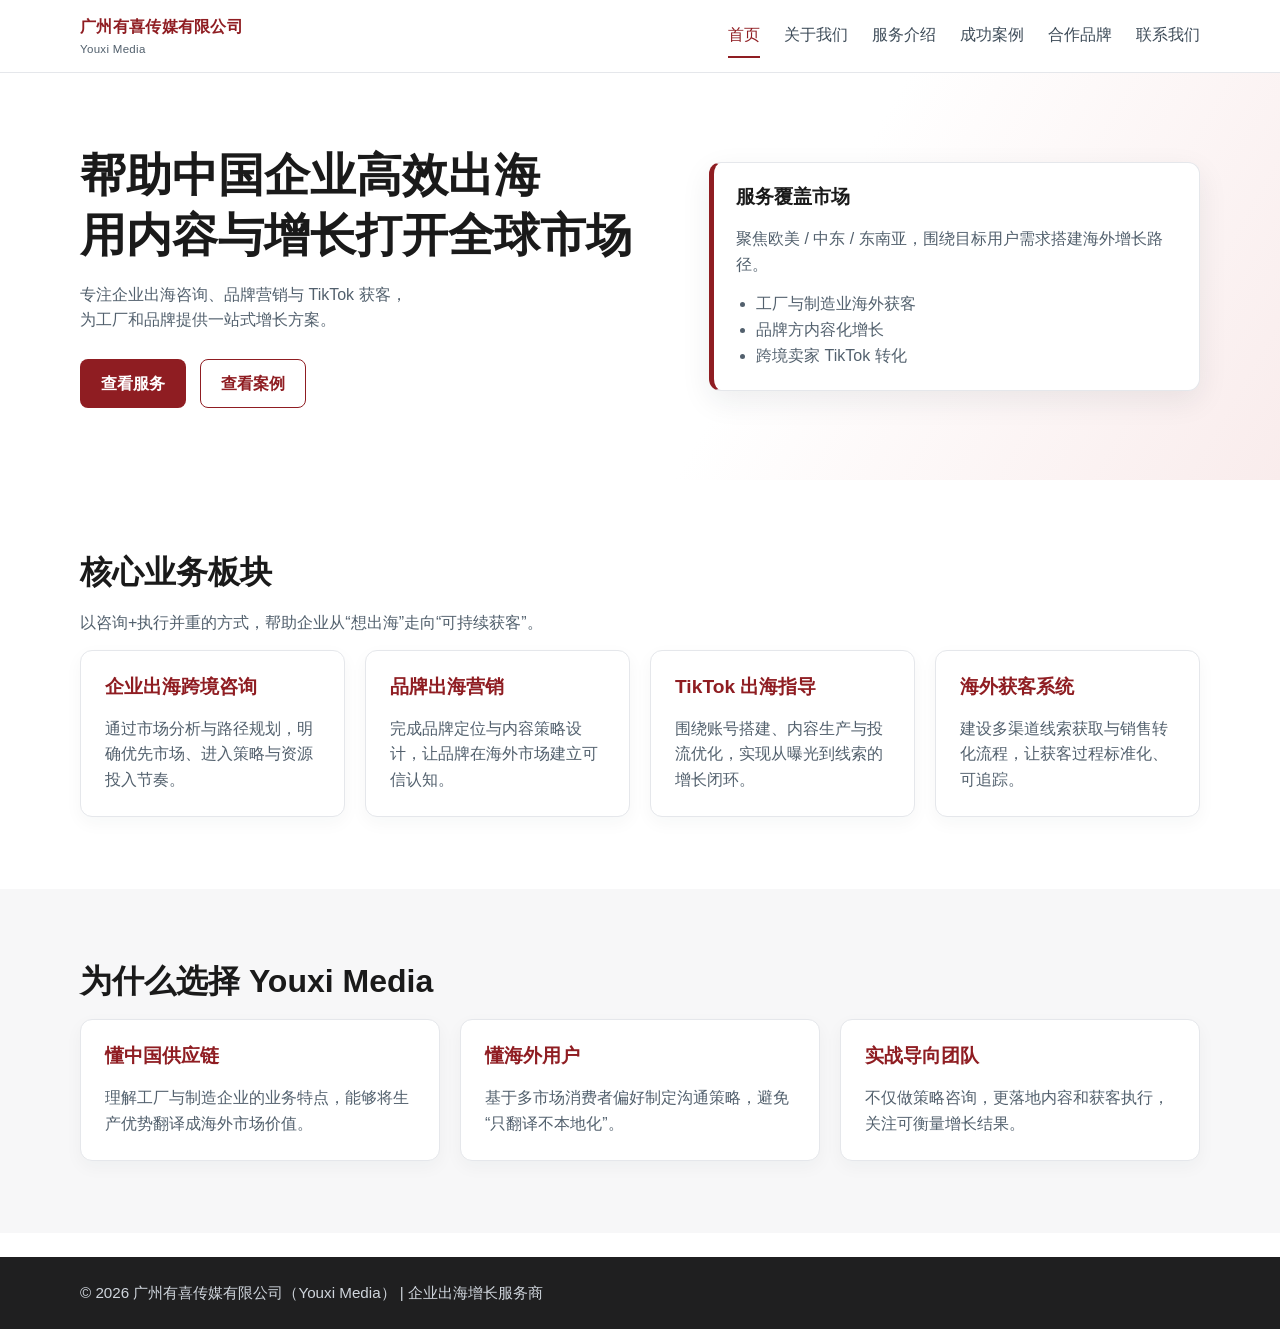
<file: index.html>
<!doctype html>
<html lang="zh-CN">
  <head>
    <meta charset="UTF-8" />
    <meta name="viewport" content="width=device-width, initial-scale=1.0" />
    <meta name="description" content="广州有喜传媒有限公司（Youxi Media）专注企业出海增长，提供咨询、品牌营销、TikTok运营与海外获客系统服务。" />
    <title>广州有喜传媒有限公司 | 企业出海增长服务商</title>
    <link rel="stylesheet" href="style.css" />
  </head>
  <body>
    <header class="site-header">
      <div class="container nav-wrap">
        <a class="brand" href="index.html">广州有喜传媒有限公司 <small>Youxi Media</small></a>
        <button class="nav-toggle" aria-label="切换导航">☰</button>
        <nav class="nav">
          <a href="index.html">首页</a>
          <a href="about.html">关于我们</a>
          <a href="services.html">服务介绍</a>
          <a href="cases.html">成功案例</a>
          <a href="partners.html">合作品牌</a>
          <a href="contact.html">联系我们</a>
        </nav>
      </div>
    </header>

    <main>
      <section class="section hero">
        <div class="container hero-grid">
          <div>
            <h1>帮助中国企业高效出海<br />用内容与增长打开全球市场</h1>
            <p>
              专注企业出海咨询、品牌营销与 TikTok 获客，<br />为工厂和品牌提供一站式增长方案。
            </p>
            <div class="actions">
              <a class="btn primary" href="services.html">查看服务</a>
              <a class="btn outline" href="cases.html">查看案例</a>
            </div>
          </div>
          <aside class="hero-card">
            <h3>服务覆盖市场</h3>
            <p>聚焦欧美 / 中东 / 东南亚，围绕目标用户需求搭建海外增长路径。</p>
            <ul class="hero-list">
              <li>工厂与制造业海外获客</li>
              <li>品牌方内容化增长</li>
              <li>跨境卖家 TikTok 转化</li>
            </ul>
          </aside>
        </div>
      </section>

      <section class="section">
        <div class="container">
          <h2>核心业务板块</h2>
          <p>以咨询+执行并重的方式，帮助企业从“想出海”走向“可持续获客”。</p>
          <div class="grid grid-4">
            <article class="card">
              <h3>企业出海跨境咨询</h3>
              <p>通过市场分析与路径规划，明确优先市场、进入策略与资源投入节奏。</p>
            </article>
            <article class="card">
              <h3>品牌出海营销</h3>
              <p>完成品牌定位与内容策略设计，让品牌在海外市场建立可信认知。</p>
            </article>
            <article class="card">
              <h3>TikTok 出海指导</h3>
              <p>围绕账号搭建、内容生产与投流优化，实现从曝光到线索的增长闭环。</p>
            </article>
            <article class="card">
              <h3>海外获客系统</h3>
              <p>建设多渠道线索获取与销售转化流程，让获客过程标准化、可追踪。</p>
            </article>
          </div>
        </div>
      </section>

      <section class="section alt">
        <div class="container">
          <h2>为什么选择 Youxi Media</h2>
          <div class="grid grid-3">
            <article class="card">
              <h3>懂中国供应链</h3>
              <p>理解工厂与制造企业的业务特点，能够将生产优势翻译成海外市场价值。</p>
            </article>
            <article class="card">
              <h3>懂海外用户</h3>
              <p>基于多市场消费者偏好制定沟通策略，避免“只翻译不本地化”。</p>
            </article>
            <article class="card">
              <h3>实战导向团队</h3>
              <p>不仅做策略咨询，更落地内容和获客执行，关注可衡量增长结果。</p>
            </article>
          </div>
        </div>
      </section>
    </main>

    <footer class="footer">
      <div class="container">
        <p>© 2026 广州有喜传媒有限公司（Youxi Media） | 企业出海增长服务商</p>
      </div>
    </footer>

    <script src="script.js"></script>
  </body>
</html>
</file>
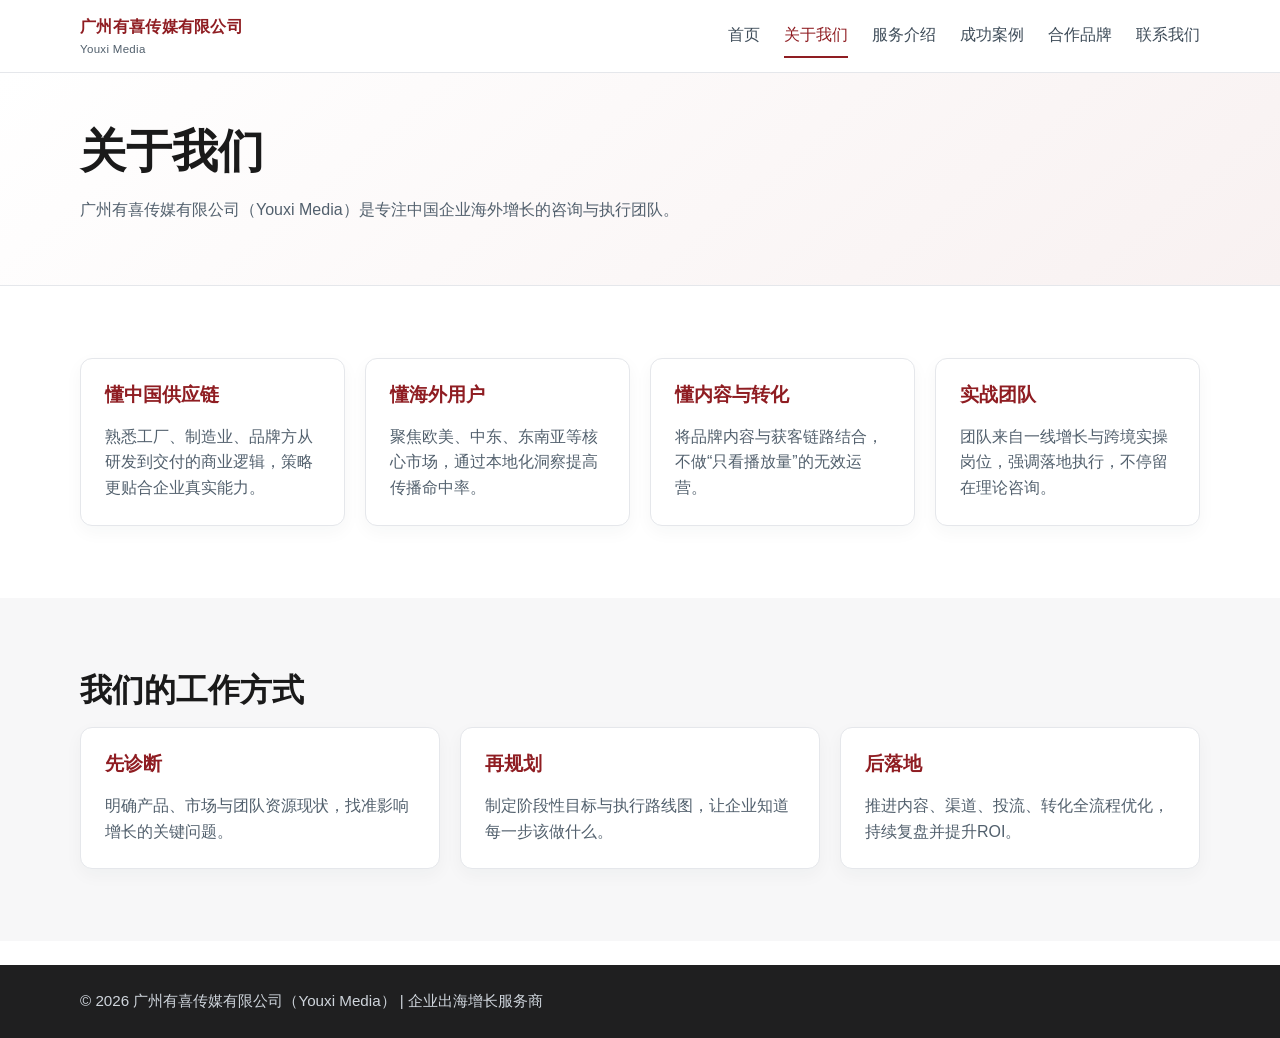
<file: about.html>
<!doctype html>
<html lang="zh-CN">
  <head>
    <meta charset="UTF-8" />
    <meta name="viewport" content="width=device-width, initial-scale=1.0" />
    <meta name="description" content="了解广州有喜传媒有限公司：懂中国供应链、懂海外用户、懂内容与转化的企业出海实战团队。" />
    <title>关于我们 | 广州有喜传媒有限公司</title>
    <link rel="stylesheet" href="style.css" />
  </head>
  <body>
    <header class="site-header">
      <div class="container nav-wrap">
        <a class="brand" href="index.html">广州有喜传媒有限公司 <small>Youxi Media</small></a>
        <button class="nav-toggle" aria-label="切换导航">☰</button>
        <nav class="nav">
          <a href="index.html">首页</a>
          <a href="about.html">关于我们</a>
          <a href="services.html">服务介绍</a>
          <a href="cases.html">成功案例</a>
          <a href="partners.html">合作品牌</a>
          <a href="contact.html">联系我们</a>
        </nav>
      </div>
    </header>

    <main>
      <section class="page-hero">
        <div class="container">
          <h1>关于我们</h1>
          <p>广州有喜传媒有限公司（Youxi Media）是专注中国企业海外增长的咨询与执行团队。</p>
        </div>
      </section>

      <section class="section">
        <div class="container grid grid-4">
          <article class="card">
            <h3>懂中国供应链</h3>
            <p>熟悉工厂、制造业、品牌方从研发到交付的商业逻辑，策略更贴合企业真实能力。</p>
          </article>
          <article class="card">
            <h3>懂海外用户</h3>
            <p>聚焦欧美、中东、东南亚等核心市场，通过本地化洞察提高传播命中率。</p>
          </article>
          <article class="card">
            <h3>懂内容与转化</h3>
            <p>将品牌内容与获客链路结合，不做“只看播放量”的无效运营。</p>
          </article>
          <article class="card">
            <h3>实战团队</h3>
            <p>团队来自一线增长与跨境实操岗位，强调落地执行，不停留在理论咨询。</p>
          </article>
        </div>
      </section>

      <section class="section alt">
        <div class="container">
          <h2>我们的工作方式</h2>
          <div class="grid grid-3">
            <article class="card">
              <h3>先诊断</h3>
              <p>明确产品、市场与团队资源现状，找准影响增长的关键问题。</p>
            </article>
            <article class="card">
              <h3>再规划</h3>
              <p>制定阶段性目标与执行路线图，让企业知道每一步该做什么。</p>
            </article>
            <article class="card">
              <h3>后落地</h3>
              <p>推进内容、渠道、投流、转化全流程优化，持续复盘并提升ROI。</p>
            </article>
          </div>
        </div>
      </section>
    </main>

    <footer class="footer">
      <div class="container">
        <p>© 2026 广州有喜传媒有限公司（Youxi Media） | 企业出海增长服务商</p>
      </div>
    </footer>

    <script src="script.js"></script>
  </body>
</html>
</file>
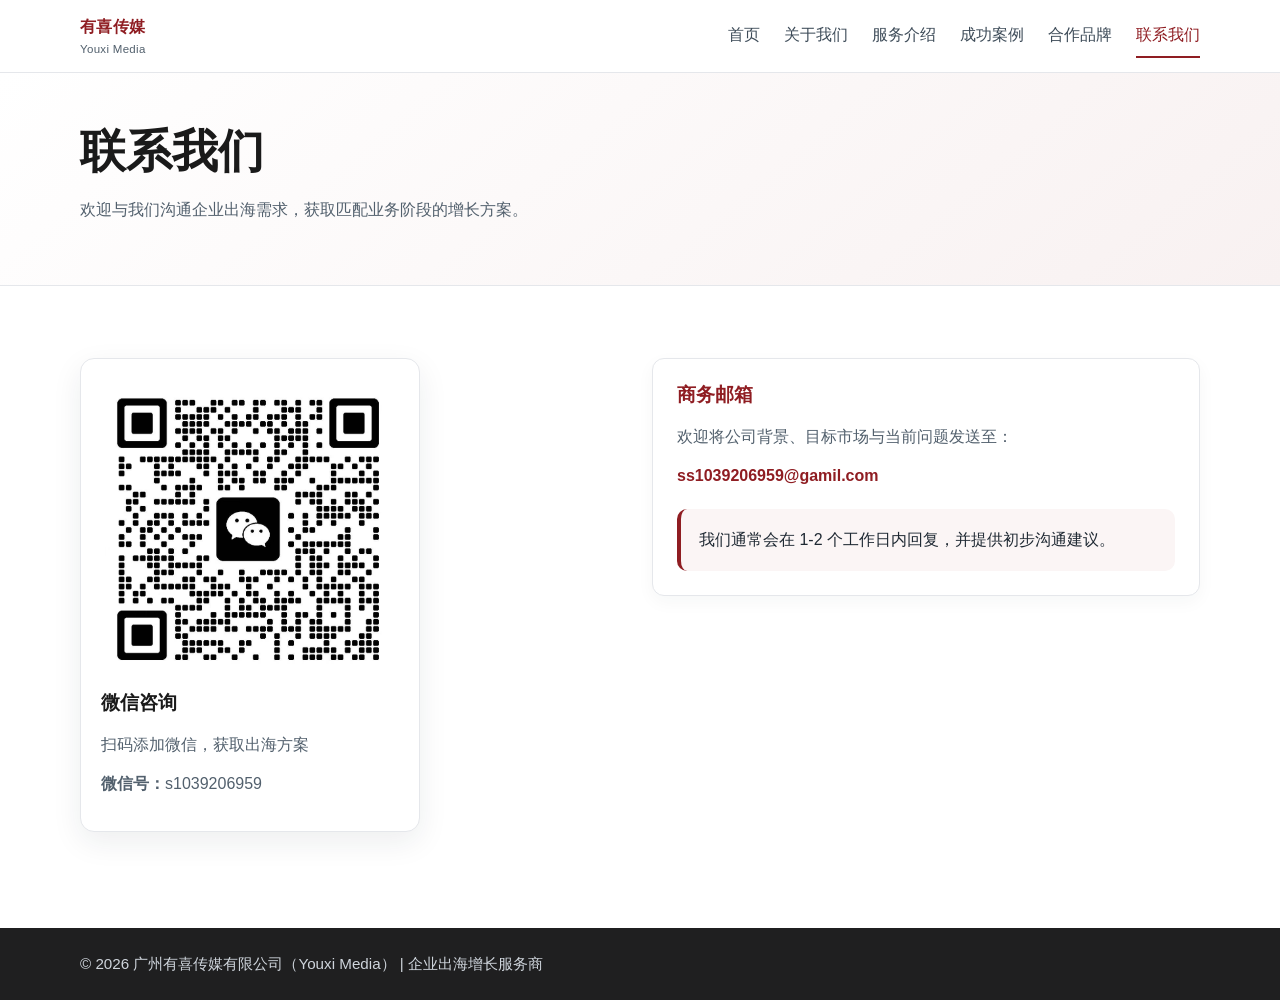
<file: contact.html>
<!doctype html>
<html lang="zh-CN">
  <head>
    <meta charset="UTF-8" />
    <meta name="viewport" content="width=device-width, initial-scale=1.0" />
    <meta name="description" content="联系有喜传媒：微信咨询与商务邮箱。" />
    <title>联系我们 | 有喜传媒</title>
    <link rel="stylesheet" href="style.css" />
  </head>
  <body>
    <header class="site-header">
      <div class="container nav-wrap">
        <a class="brand" href="index.html">有喜传媒 <small>Youxi Media</small></a>
        <button class="nav-toggle" aria-label="切换导航">☰</button>
        <nav class="nav">
          <a href="index.html">首页</a>
          <a href="about.html">关于我们</a>
          <a href="services.html">服务介绍</a>
          <a href="cases.html">成功案例</a>
          <a href="partners.html">合作品牌</a>
          <a href="contact.html">联系我们</a>
        </nav>
      </div>
    </header>

    <main>
      <section class="page-hero">
        <div class="container">
          <h1>联系我们</h1>
          <p>欢迎与我们沟通企业出海需求，获取匹配业务阶段的增长方案。</p>
        </div>
      </section>

      <section class="section">
        <div class="container contact-panels">
          <div class="qr-box">
            <img src="assets/images/contact/wechat.jpg" alt="微信咨询二维码占位图" />
            <h3>微信咨询</h3>
            <p>扫码添加微信，获取出海方案</p>
            <p><strong>微信号：</strong>s1039206959</p>
          </div>

          <div class="card">
            <h3>商务邮箱</h3>
            <p>欢迎将公司背景、目标市场与当前问题发送至：</p>
            <p><a href="mailto:ss1039206959@gamil.com" style="color: var(--primary); font-weight: 700;">ss1039206959@gamil.com</a></p>
            <div class="notice" style="margin-top: 20px;">
              我们通常会在 1-2 个工作日内回复，并提供初步沟通建议。
            </div>
          </div>
        </div>
      </section>
    </main>

    <footer class="footer">
      <div class="container">
        <p>© 2026 广州有喜传媒有限公司（Youxi Media） | 企业出海增长服务商</p>
      </div>
    </footer>

    <script src="script.js"></script>
  </body>
</html>
</file>
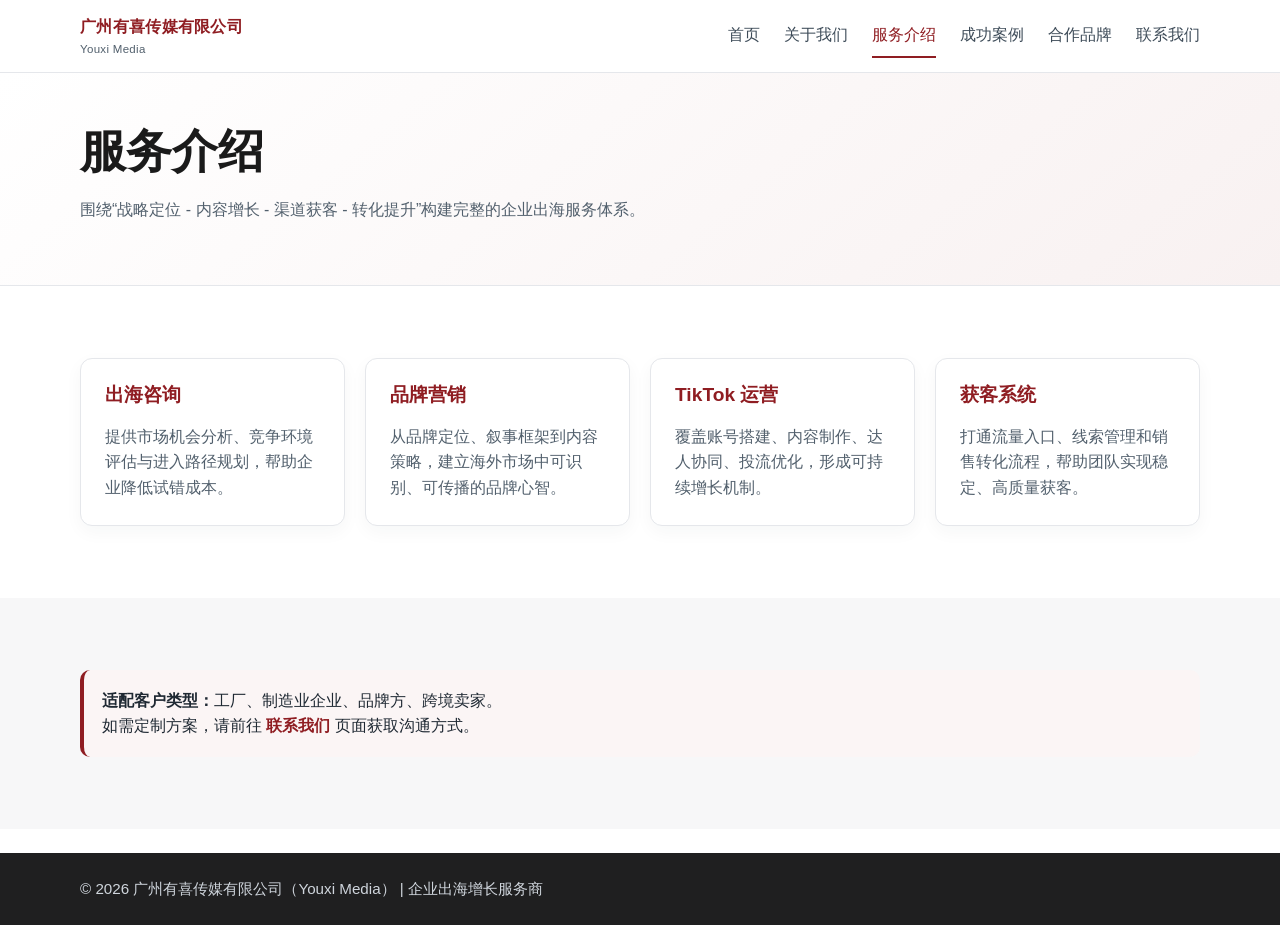
<file: services.html>
<!doctype html>
<html lang="zh-CN">
  <head>
    <meta charset="UTF-8" />
    <meta name="viewport" content="width=device-width, initial-scale=1.0" />
    <meta name="description" content="Youxi Media 服务介绍：出海咨询、品牌营销、TikTok运营、海外获客系统。" />
    <title>服务介绍 | 广州有喜传媒有限公司</title>
    <link rel="stylesheet" href="style.css" />
  </head>
  <body>
    <header class="site-header">
      <div class="container nav-wrap">
        <a class="brand" href="index.html">广州有喜传媒有限公司 <small>Youxi Media</small></a>
        <button class="nav-toggle" aria-label="切换导航">☰</button>
        <nav class="nav">
          <a href="index.html">首页</a>
          <a href="about.html">关于我们</a>
          <a href="services.html">服务介绍</a>
          <a href="cases.html">成功案例</a>
          <a href="partners.html">合作品牌</a>
          <a href="contact.html">联系我们</a>
        </nav>
      </div>
    </header>

    <main>
      <section class="page-hero">
        <div class="container">
          <h1>服务介绍</h1>
          <p>围绕“战略定位 - 内容增长 - 渠道获客 - 转化提升”构建完整的企业出海服务体系。</p>
        </div>
      </section>

      <section class="section">
        <div class="container">
          <div class="grid grid-4">
            <article class="card">
              <h3>出海咨询</h3>
              <p>提供市场机会分析、竞争环境评估与进入路径规划，帮助企业降低试错成本。</p>
            </article>
            <article class="card">
              <h3>品牌营销</h3>
              <p>从品牌定位、叙事框架到内容策略，建立海外市场中可识别、可传播的品牌心智。</p>
            </article>
            <article class="card">
              <h3>TikTok 运营</h3>
              <p>覆盖账号搭建、内容制作、达人协同、投流优化，形成可持续增长机制。</p>
            </article>
            <article class="card">
              <h3>获客系统</h3>
              <p>打通流量入口、线索管理和销售转化流程，帮助团队实现稳定、高质量获客。</p>
            </article>
          </div>
        </div>
      </section>

      <section class="section alt">
        <div class="container notice">
          <strong>适配客户类型：</strong>工厂、制造业企业、品牌方、跨境卖家。
          <br />
          如需定制方案，请前往 <a href="contact.html" style="color: var(--primary); font-weight: 700;">联系我们</a> 页面获取沟通方式。
        </div>
      </section>
    </main>

    <footer class="footer">
      <div class="container">
        <p>© 2026 广州有喜传媒有限公司（Youxi Media） | 企业出海增长服务商</p>
      </div>
    </footer>

    <script src="script.js"></script>
  </body>
</html>
</file>
<file: style.css>
:root {
  --primary: #8f1d22;
  --primary-dark: #6f1418;
  --accent: #b23a3f;
  --text: #1f2933;
  --muted: #52606d;
  --surface: #ffffff;
  --surface-soft: #f7f7f8;
  --border: #e5e7eb;
  --container: 1120px;
  --radius: 12px;
  --shadow: 0 10px 30px rgba(31, 41, 51, 0.08);
}

* {
  box-sizing: border-box;
}

html,
body {
  margin: 0;
  padding: 0;
  font-family: "PingFang SC", "Microsoft YaHei", "Noto Sans SC", Arial, sans-serif;
  color: var(--text);
  background: var(--surface);
  line-height: 1.6;
}

a {
  color: inherit;
  text-decoration: none;
}

img {
  max-width: 100%;
  display: block;
}

.container {
  width: min(var(--container), 92%);
  margin: 0 auto;
}

.section {
  padding: 72px 0;
}

.section.alt {
  background: var(--surface-soft);
}

h1,
h2,
h3 {
  margin: 0 0 16px;
  line-height: 1.3;
  color: #1a1a1a;
}

h1 {
  font-size: clamp(1.8rem, 3.8vw, 2.9rem);
}

h2 {
  font-size: clamp(1.5rem, 2.5vw, 2.2rem);
}

h3 {
  font-size: 1.2rem;
}

p {
  margin: 0 0 14px;
  color: var(--muted);
}

.site-header {
  position: sticky;
  top: 0;
  z-index: 50;
  background: rgba(255, 255, 255, 0.96);
  border-bottom: 1px solid var(--border);
  backdrop-filter: blur(6px);
}

.nav-wrap {
  display: flex;
  align-items: center;
  justify-content: space-between;
  padding: 14px 0;
}

.brand {
  font-weight: 700;
  color: var(--primary);
  letter-spacing: 0.3px;
}

.brand small {
  display: block;
  color: var(--muted);
  font-size: 0.72rem;
  font-weight: 500;
}

.nav-toggle {
  display: none;
  border: 0;
  background: transparent;
  font-size: 1.5rem;
  color: var(--primary);
}

.nav {
  display: flex;
  gap: 24px;
  align-items: center;
}

.nav a {
  padding: 8px 0;
  color: #3e4c59;
  border-bottom: 2px solid transparent;
  transition: color 0.2s ease, border-color 0.2s ease;
}

.nav a:hover,
.nav a.active {
  color: var(--primary);
  border-color: var(--primary);
}

.hero {
  background: linear-gradient(120deg, #fff 0%, #fff 60%, #f9ecec 100%);
}

.hero-grid {
  display: grid;
  grid-template-columns: 1.2fr 1fr;
  gap: 40px;
  align-items: center;
}

.hero-card {
  background: var(--surface);
  border: 1px solid var(--border);
  border-left: 5px solid var(--primary);
  border-radius: var(--radius);
  padding: 22px;
  box-shadow: var(--shadow);
}

.hero-list {
  margin: 0;
  padding-left: 20px;
  color: var(--muted);
}

.actions {
  display: flex;
  gap: 14px;
  flex-wrap: wrap;
  margin-top: 26px;
}

.btn {
  display: inline-flex;
  align-items: center;
  justify-content: center;
  padding: 11px 20px;
  border-radius: 8px;
  border: 1px solid transparent;
  font-weight: 600;
  transition: transform 0.15s ease, box-shadow 0.15s ease;
}

.btn:hover {
  transform: translateY(-1px);
}

.btn.primary {
  background: var(--primary);
  color: #fff;
}

.btn.primary:hover {
  background: var(--primary-dark);
  box-shadow: 0 8px 22px rgba(143, 29, 34, 0.25);
}

.btn.outline {
  border-color: var(--primary);
  color: var(--primary);
  background: #fff;
}

.grid {
  display: grid;
  gap: 20px;
}

.grid-4 {
  grid-template-columns: repeat(4, minmax(0, 1fr));
}

.grid-3 {
  grid-template-columns: repeat(3, minmax(0, 1fr));
}

.card {
  background: #fff;
  border: 1px solid var(--border);
  border-radius: var(--radius);
  padding: 24px;
  box-shadow: 0 6px 18px rgba(31, 41, 51, 0.04);
}

.card h3 {
  color: var(--primary);
}

.card p:last-child {
  margin-bottom: 0;
}

.page-hero {
  background: linear-gradient(140deg, #fff, #f8f1f1);
  border-bottom: 1px solid var(--border);
}

.page-hero .container {
  padding: 48px 0;
}

.case-image {
  width: 100%;
  aspect-ratio: 16 / 10;
  object-fit: cover;
  border-radius: 10px;
  margin-bottom: 16px;
  border: 1px solid var(--border);
}

.meta {
  font-size: 0.92rem;
  color: #6b7785;
  margin-bottom: 8px;
}

.logo-grid {
  display: grid;
  grid-template-columns: repeat(4, minmax(0, 1fr));
  gap: 16px;
}

.logo-item {
  border: 1px solid var(--border);
  border-radius: 10px;
  background: #fff;
  padding: 20px;
  min-height: 108px;
  display: flex;
  align-items: center;
  justify-content: center;
}

.qr-box {
  max-width: 340px;
  background: #fff;
  border: 1px solid var(--border);
  border-radius: 14px;
  padding: 20px;
  box-shadow: var(--shadow);
}

.qr-box img {
  width: 100%;
  aspect-ratio: 1 / 1;
  object-fit: cover;
  border-radius: 8px;
  margin-bottom: 14px;
}

.contact-panels {
  display: grid;
  grid-template-columns: 1fr 1fr;
  gap: 24px;
  align-items: start;
}

.notice {
  padding: 18px;
  border-radius: 10px;
  border-left: 4px solid var(--primary);
  background: #fbf5f5;
}

.footer {
  background: #1f1f20;
  color: #d2d6db;
  padding: 24px 0;
  margin-top: 24px;
}

.footer p {
  color: #cfd5dc;
  margin: 0;
  font-size: 0.95rem;
}

@media (max-width: 960px) {
  .grid-4 {
    grid-template-columns: repeat(2, minmax(0, 1fr));
  }

  .grid-3,
  .logo-grid,
  .contact-panels,
  .hero-grid {
    grid-template-columns: 1fr;
  }

  .hero-grid {
    gap: 24px;
  }
}

@media (max-width: 760px) {
  .nav-toggle {
    display: block;
  }

  .nav {
    position: absolute;
    left: 0;
    right: 0;
    top: 100%;
    display: none;
    flex-direction: column;
    background: #fff;
    border-bottom: 1px solid var(--border);
    padding: 10px 4%;
    gap: 8px;
  }

  .nav.open {
    display: flex;
  }

  .nav a {
    width: 100%;
    padding: 10px 8px;
    border-bottom: 1px solid #f0f2f4;
  }

  .section {
    padding: 54px 0;
  }
}
/* ===== 案例图片悬浮放大效果 ===== */

.case-image {
  overflow: hidden;
  border-radius: 16px;
}

.case-image img {
  width: 100%;
  display: block;
  transition: transform 0.35s ease;
}

.case-image:hover img {
  transform: scale(1.06);
}
/* ===== LOGO 横向滚动 ===== */

.logo-marquee {
  overflow: hidden;
  width: 100%;
  position: relative;
}

.logo-track {
  display: flex;
  width: max-content;
  animation: scrollLogo 20s linear infinite;
}

.logo-item {
  min-width: 220px;
  margin-right: 20px;
  background: #fff;
  border-radius: 12px;
  padding: 20px;
  text-align: center;
  box-shadow: var(--shadow);
}

/* 动画 */
@keyframes scrollLogo {
  0% {
    transform: translateX(0);
  }
  100% {
    transform: translateX(-50%);
  }
}
.logo-marquee:hover .logo-track {
  animation-play-state: paused;
}
/* ===== LOGO 横向滚动 ===== */
.logo-marquee {
  overflow: hidden;
  width: 100%;
  position: relative;
}

.logo-track {
  display: flex;
  width: max-content;
  animation: scrollLogo 25s linear infinite;
}

.logo-item {
  min-width: 220px;
  margin-right: 20px;
  background: #fff;
  border-radius: 12px;
  padding: 20px;
  text-align: center;
  box-shadow: 0 8px 20px rgba(0, 0, 0, 0.06);
  flex-shrink: 0;
}

.logo-item img {
  max-width: 100%;
  height: 60px;
  object-fit: contain;
  display: block;
  margin: 0 auto;
}

.logo-marquee:hover .logo-track {
  animation-play-state: paused;
}

@keyframes scrollLogo {
  0% {
    transform: translateX(0);
  }
  100% {
    transform: translateX(-50%);
  }
}
.logo-item {
  min-width: 180px;
  height: 100px;              /* 控制卡片高度 */
  display: flex;
  align-items: center;
  justify-content: center;
}
</file>
